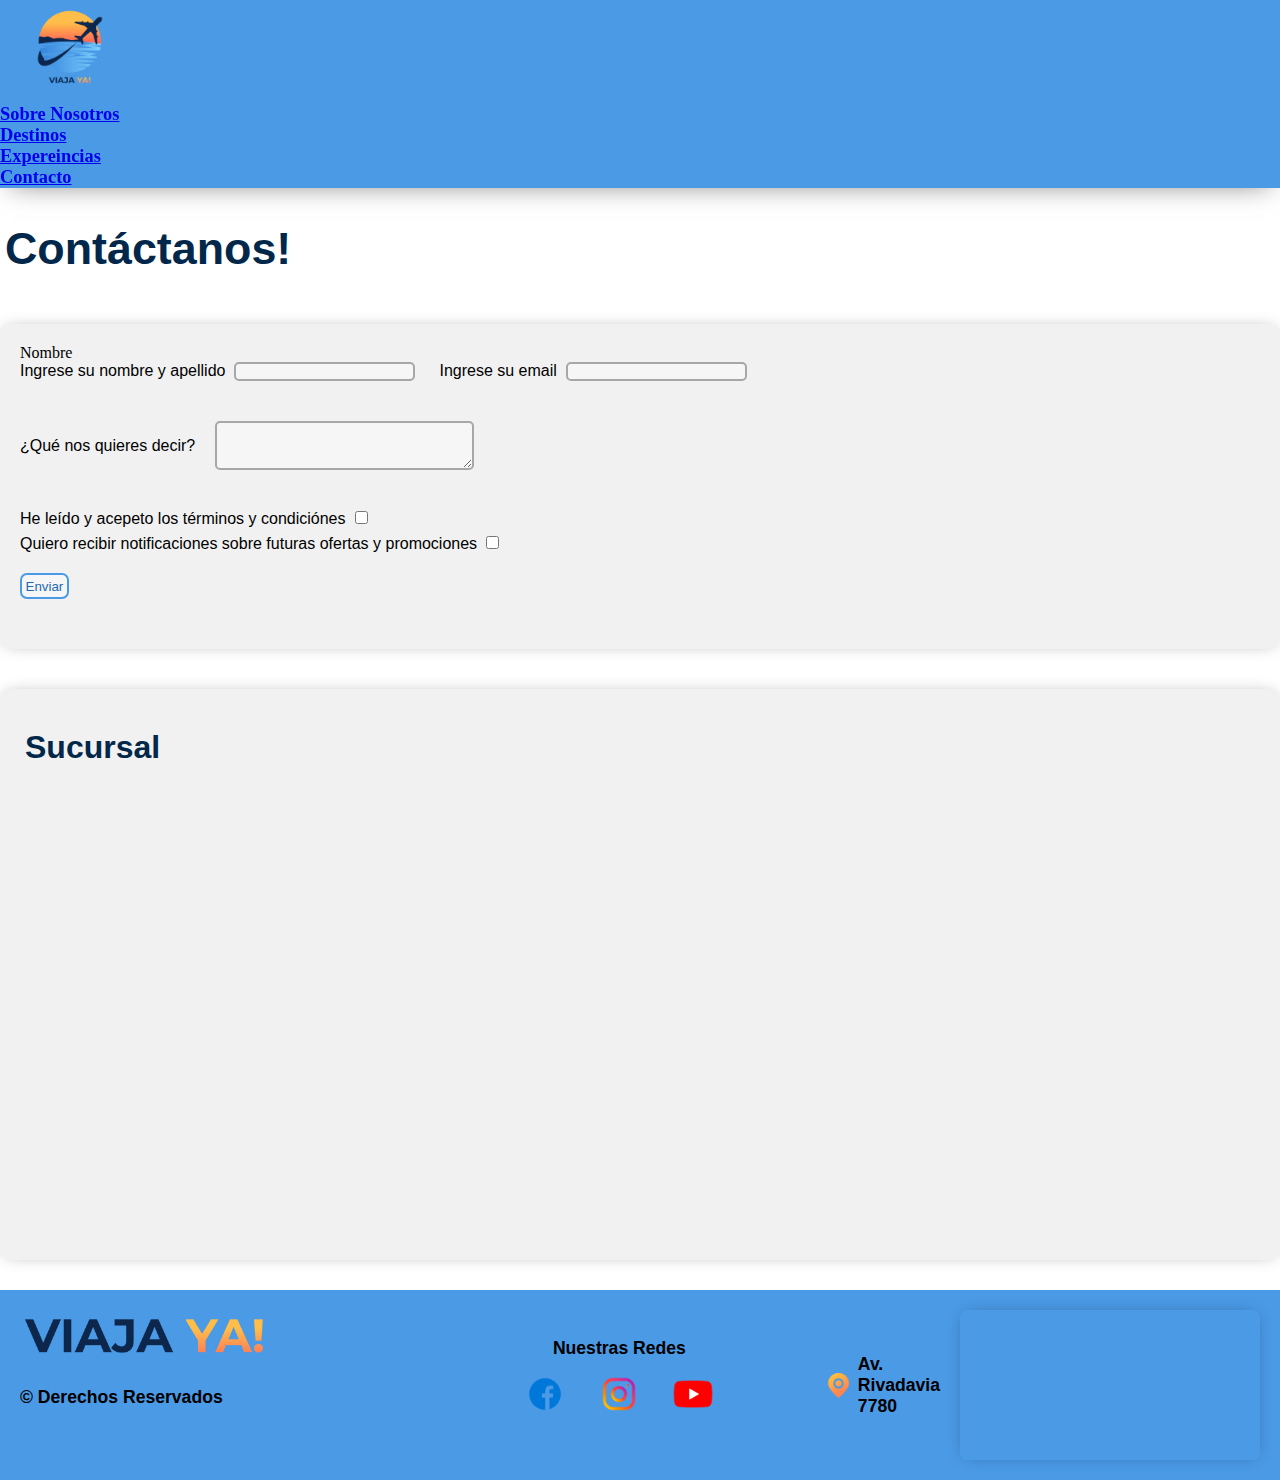
<file: pages/contacto.html>
<!DOCTYPE html>
<html lang="en">

<head>
    <!-- Meta y SEO -->
    <meta charset="UTF-8">
    <meta http-equiv="X-UA-Compatible" content="IE=edge">
    <meta name="viewport" content="width=device-width, initial-scale=1.0">
    <title>Contactanos!</title>
    <meta name="description" content="Contáctanos en Viaja Ya! Estamos aquí para responder tus preguntas y ayudarte a planificar tu próximo viaje. Completa nuestro formulario de contacto y nos pondremos en contacto contigo en breve. Confía en nuestro equipo de expertos para hacer realidad tus sueños de viaje.">
    <meta name="keywords" content="Viaja Ya!, contacto, formulario de contacto, asistencia al cliente, planificar viajes, equipo de expertos, sueños de viaje">

    <!-- Animaciones -->
    <link rel="stylesheet" href="https://cdnjs.cloudflare.com/ajax/libs/animate.css/4.1.1/animate.min.css"/>


    <!-- Favicon -->
    <link rel="icon" type="image/jpg" href="../media/favicon.png"/>

    <!-- Boostrap -->
    <link href="https://cdn.jsdelivr.net/npm/bootstrap@5.3.0/dist/css/bootstrap.min.css" rel="stylesheet"
        integrity="sha384-9ndCyUaIbzAi2FUVXJi0CjmCapSmO7SnpJef0486qhLnuZ2cdeRhO02iuK6FUUVM" crossorigin="anonymous">

    <!-- CSS -->
    <link rel="stylesheet" href="../estilos/estilos.css">
</head>

<body>

    <header>
        <nav class="navbar navbar-expand-lg">
            <div class="container-fluid">
                <a class="navbar-brand" href="../index.html"><img src="../media/logo.png" alt="Logo de la empresa"></a>
                <button class="navbar-toggler" type="button" data-bs-toggle="collapse" data-bs-target="#navbarNav"
                    aria-controls="navbarNav" aria-expanded="false" aria-label="Toggle navigation">
                    <span class="navbar-toggler-icon"></span>
                </button>
                <div class="collapse navbar-collapse" id="navbarNav">
                    <ul class="navbar-nav ms-auto">
                        <li class="nav-item">
                            <a class="nav-link" aria-current="page" href="sobreNosotros.html">Sobre Nosotros</a>
                        </li>
                        <li class="nav-item">
                            <a class="nav-link" href="destinos.html">Destinos</a>
                        </li>
                        <li class="nav-item">
                            <a class="nav-link" href="experiencias.html">Expereincias</a>
                        </li>
                        <li class="nav-item">
                            <a class="nav-link" href="contacto.html">Contacto</a>
                        </li>
                    </ul>
                </div>
            </div>
        </nav>

    </header>

    <main>
        <div class="container animate__animated animate__fadeInLeft">
            <h1 class="contact">Contáctanos!</h1>

            <!-- Formulario -->
            <div class="formulario">
                <form action="">

                    <div class="nombre-mail">

                        <legend>Nombre</legend>
                        <label for=>Ingrese su nombre y apellido</label>
                        <input type="text" name="" id="" class="name">

                        <label for=>Ingrese su email</label>
                        <input type="email" name="" id="" class="mail">

                    </div>


                    <div class="mensaje">
                        <label for="">¿Qué nos quieres decir?</label>
                        <textarea name="" id="" cols="30" rows="3"></textarea>
                    </div>




                    <div class="checkbox">

                        <div class="terminos">
                            <label for="">He leído y acepeto los términos y condiciónes</label>
                            <input type="checkbox" name="" id="">
                        </div>

                        <div class="notificaciones">
                            <label for="">Quiero recibir notificaciones sobre futuras ofertas y promociones</label>
                            <input type="checkbox" name="" id="">
                        </div>

                    </div>

                    <div class="btn">
                        <input type="button" value="Enviar">
                    </div>


                </form>
            </div>


            <!-- Sucursal Mapa -->
            <div class="sucursal">

                <h2>Sucursal</h2>
                <iframe class="map-desktop"
                    src="https://www.google.com/maps/embed?pb=!1m18!1m12!1m3!1d53806680.497660376!2d-130.09284480000002!3d-34.60165419999998!2m3!1f0!2f0!3f0!3m2!1i1024!2i768!4f13.1!3m3!1m2!1s0x95bcc945173b3dd7%3A0xe8a347bb55df550c!2sCoderhouse!5e0!3m2!1sen!2sar!4v1684590669787!5m2!1sen!2sar"
                    width="600" height="450" style="border:0;" allowfullscreen="" loading="lazy"
                    referrerpolicy="no-referrer-when-downgrade"></iframe>


            </div>


        </div>

    </main>



    <!-- Footer -->
    <footer>
        <footer>
            <div class="grid-container-footer">

                <div class="copyright">
                    <img src="../media/text-logo.png" alt="Logo de la empresa">
                    <p> &copy; Derechos Reservados</p>
                </div>


                <div class="redes">
                    <p>Nuestras Redes</p>
                    <div class="redes-logos">
                        <img src="../media/facebook.png" alt="Logo Facebook">
                        <img src="../media/instagram.png" alt="Logo Instagram">
                        <img src="../media/youtube.png" alt="Logo Youtube">
                    </div>

                </div>


                <div class="direccion">
                    <div class="pin">
                        <img src="../media/marker1.png" alt="Pin ubicacion">
                        <p>Av. Rivadavia 7780</p>
                    </div>

                    <iframe
                        src="https://www.google.com/maps/embed?pb=!1m18!1m12!1m3!1d3348.2050104910973!2d-60.64772412350668!3d-32.94559637183698!2m3!1f0!2f0!3f0!3m2!1i1024!2i768!4f13.1!3m3!1m2!1s0x95b7ab1610305ba9%3A0x8b39f853ca7df818!2sViajaYA.com!5e0!3m2!1sen!2sar!4v1686950585965!5m2!1sen!2sar"
                        width="400" height="300" style="border:0;" allowfullscreen="" loading="lazy"
                        referrerpolicy="no-referrer-when-downgrade"></iframe>
                </div>


            </div>

        </footer>

    </footer>

    <!-- Bosstrap script -->
    <script src="https://cdn.jsdelivr.net/npm/bootstrap@5.3.0/dist/js/bootstrap.bundle.min.js"
        integrity="sha384-geWF76RCwLtnZ8qwWowPQNguL3RmwHVBC9FhGdlKrxdiJJigb/j/68SIy3Te4Bkz"
        crossorigin="anonymous"></script>
</body>

</html>
</file>
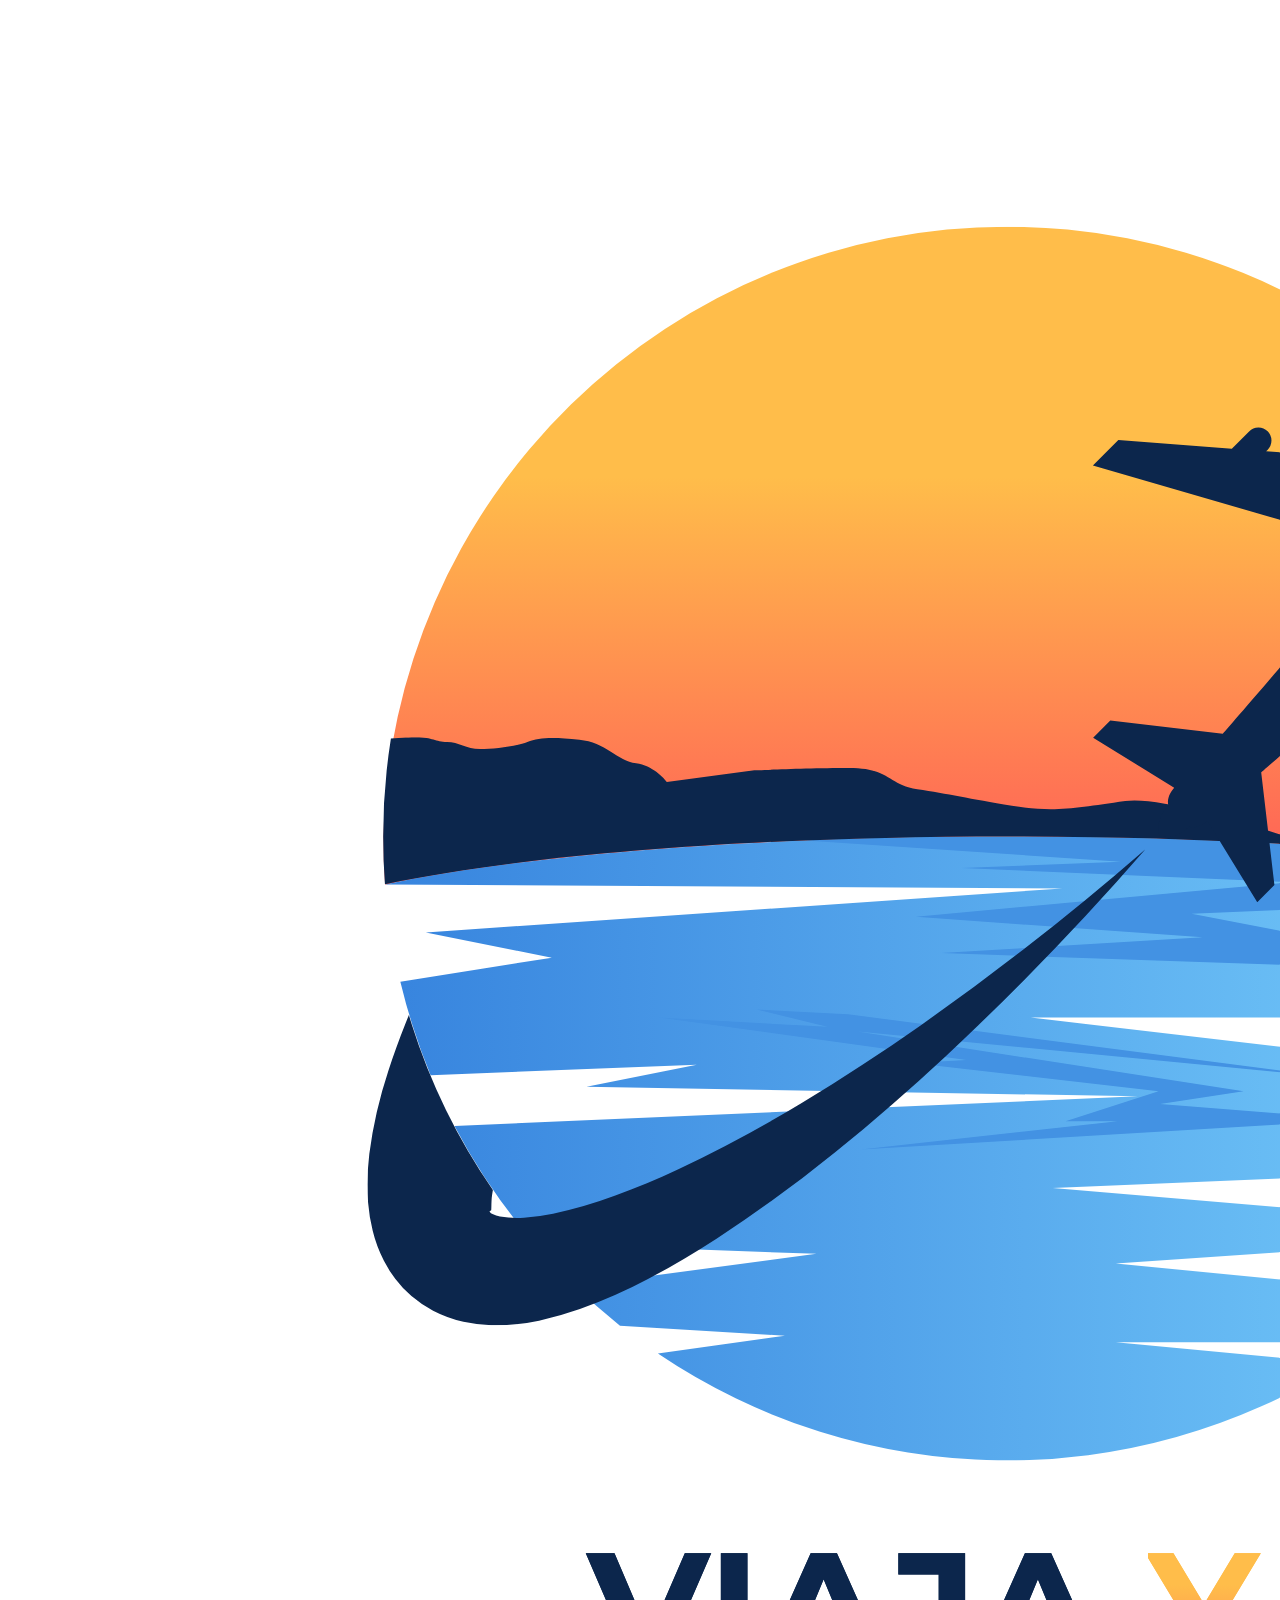
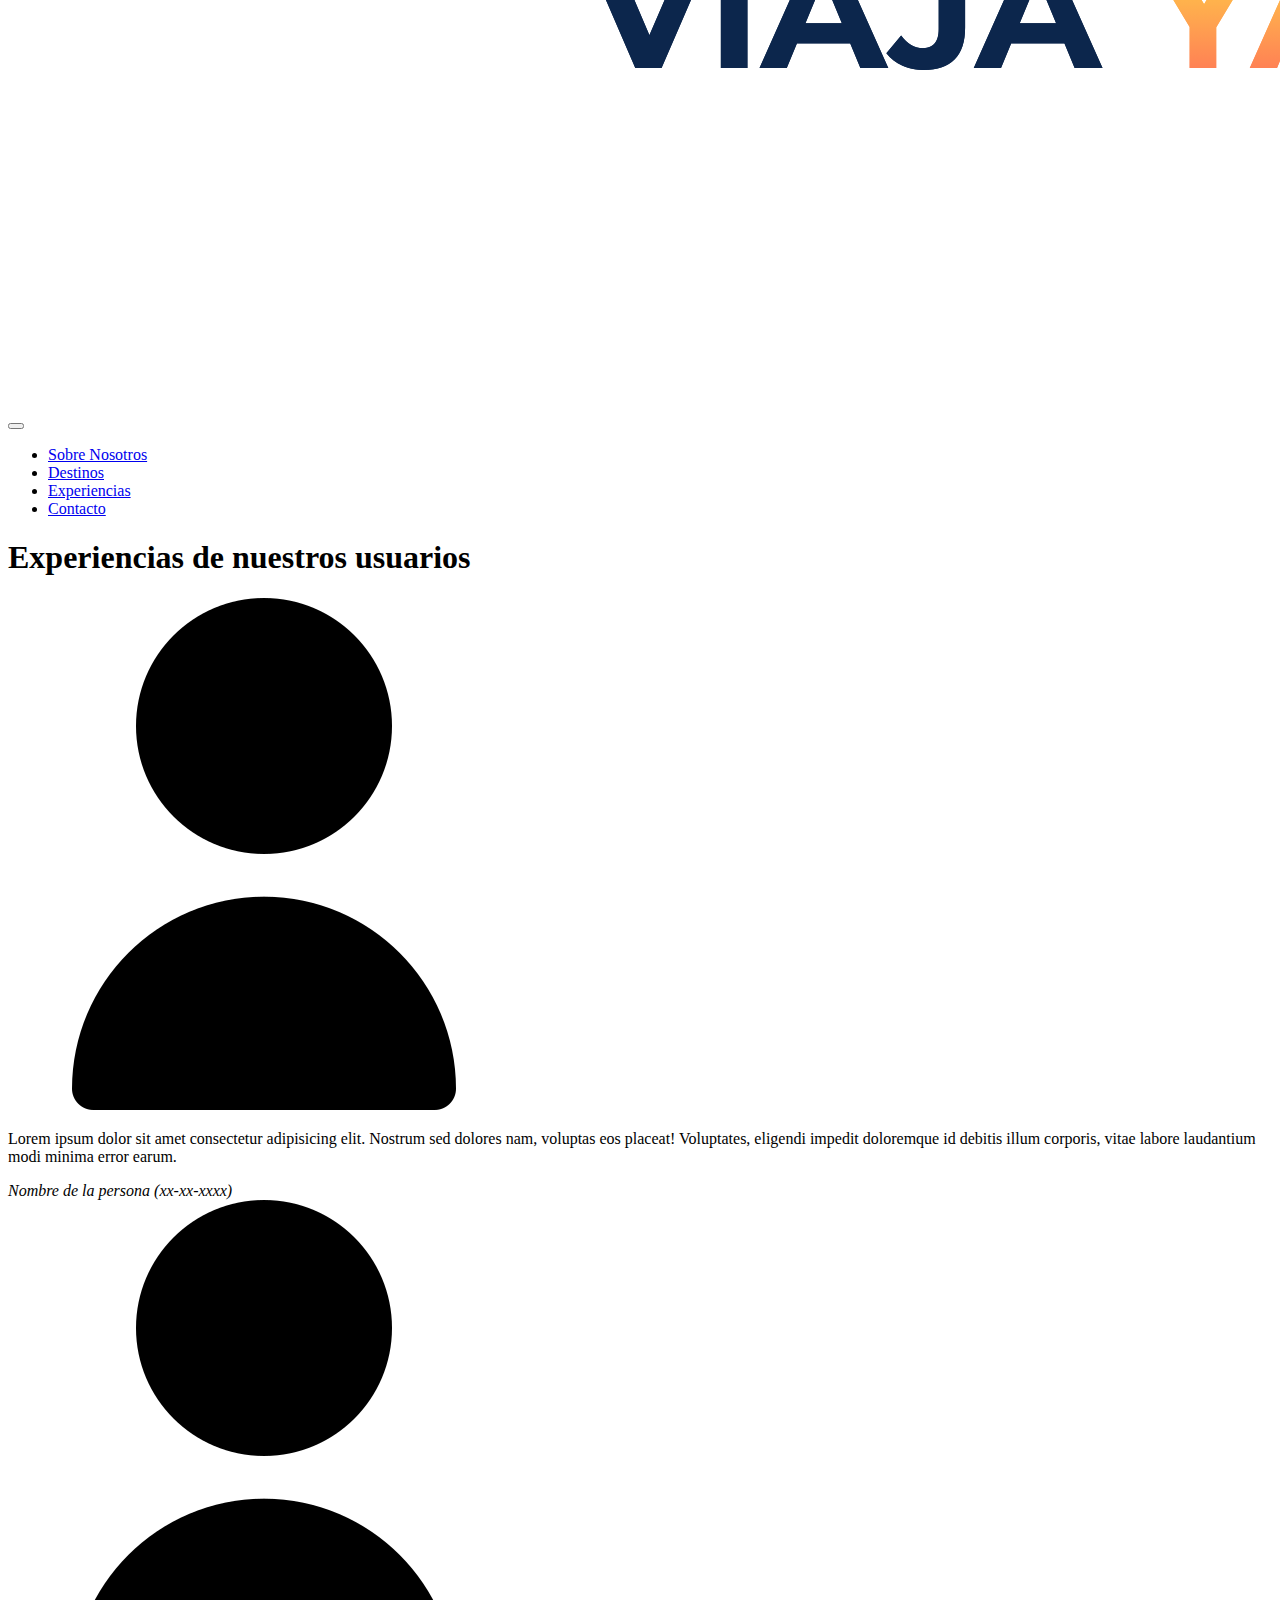
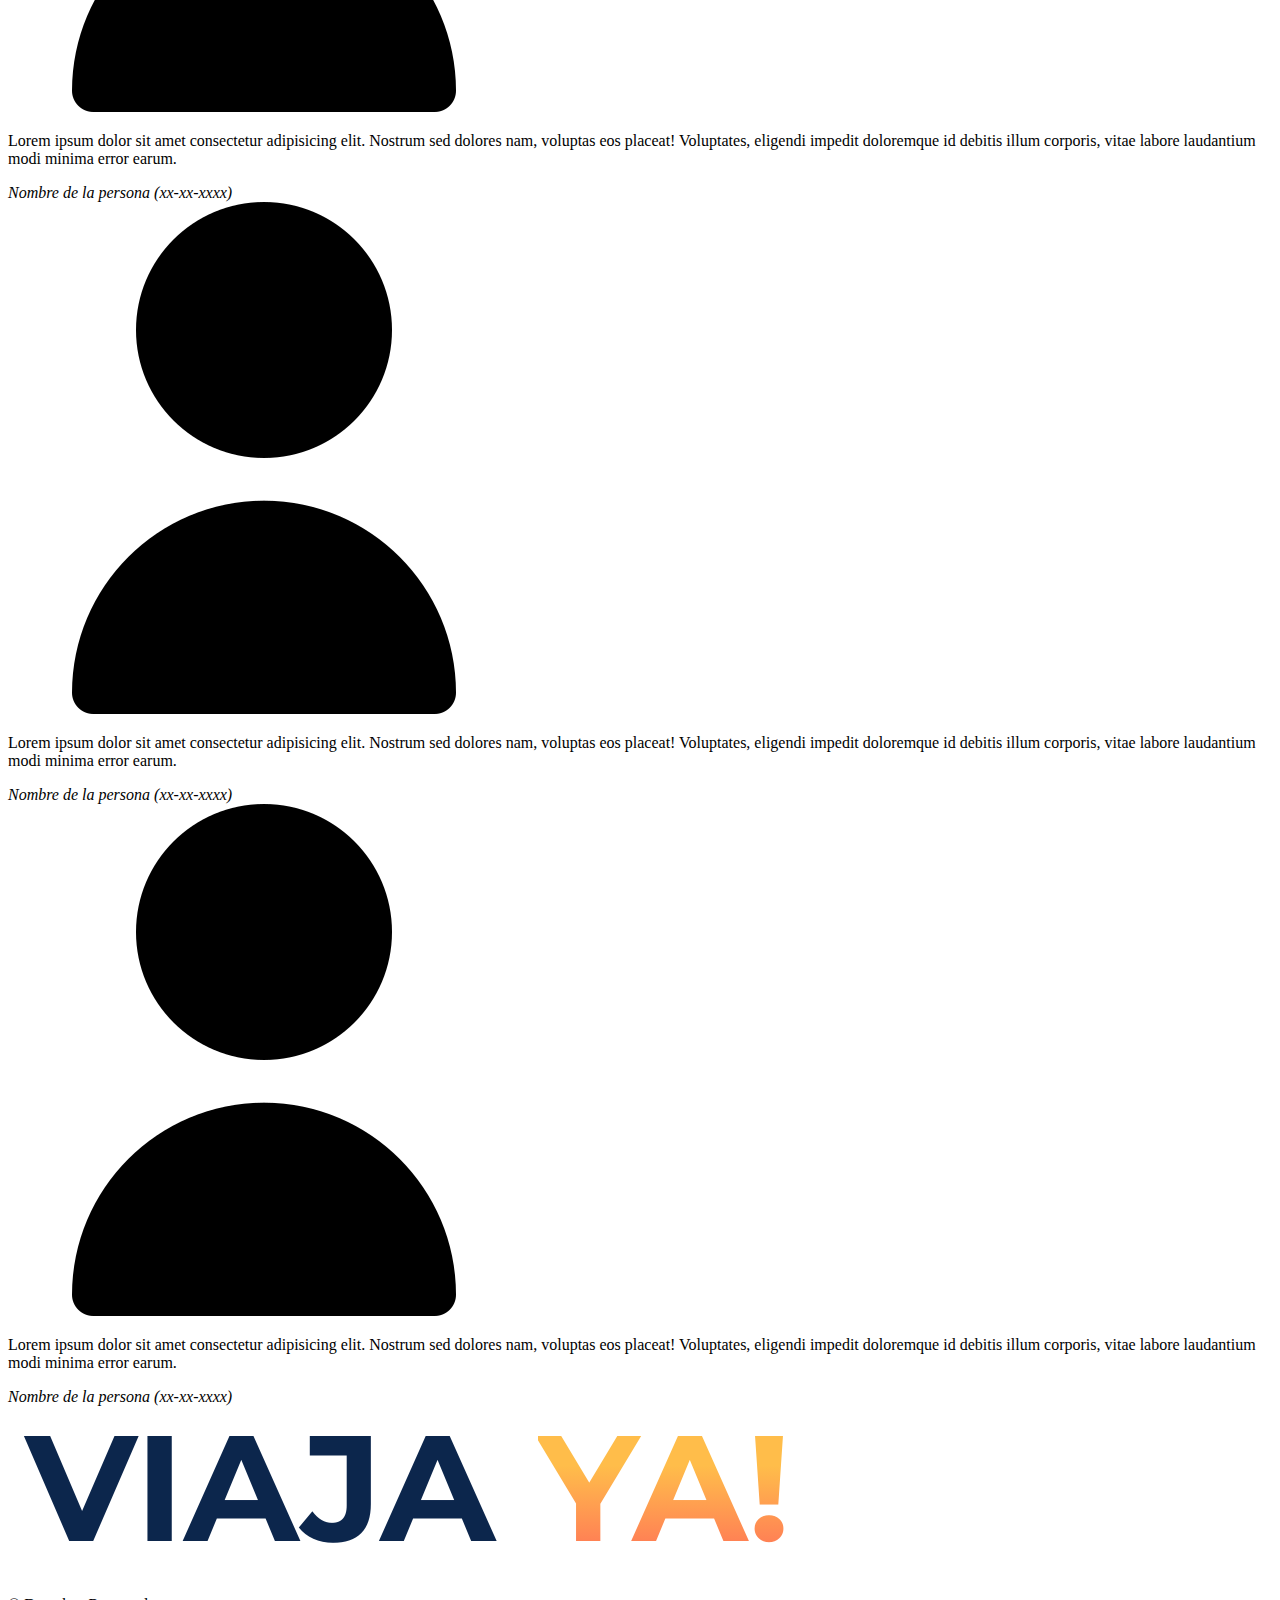
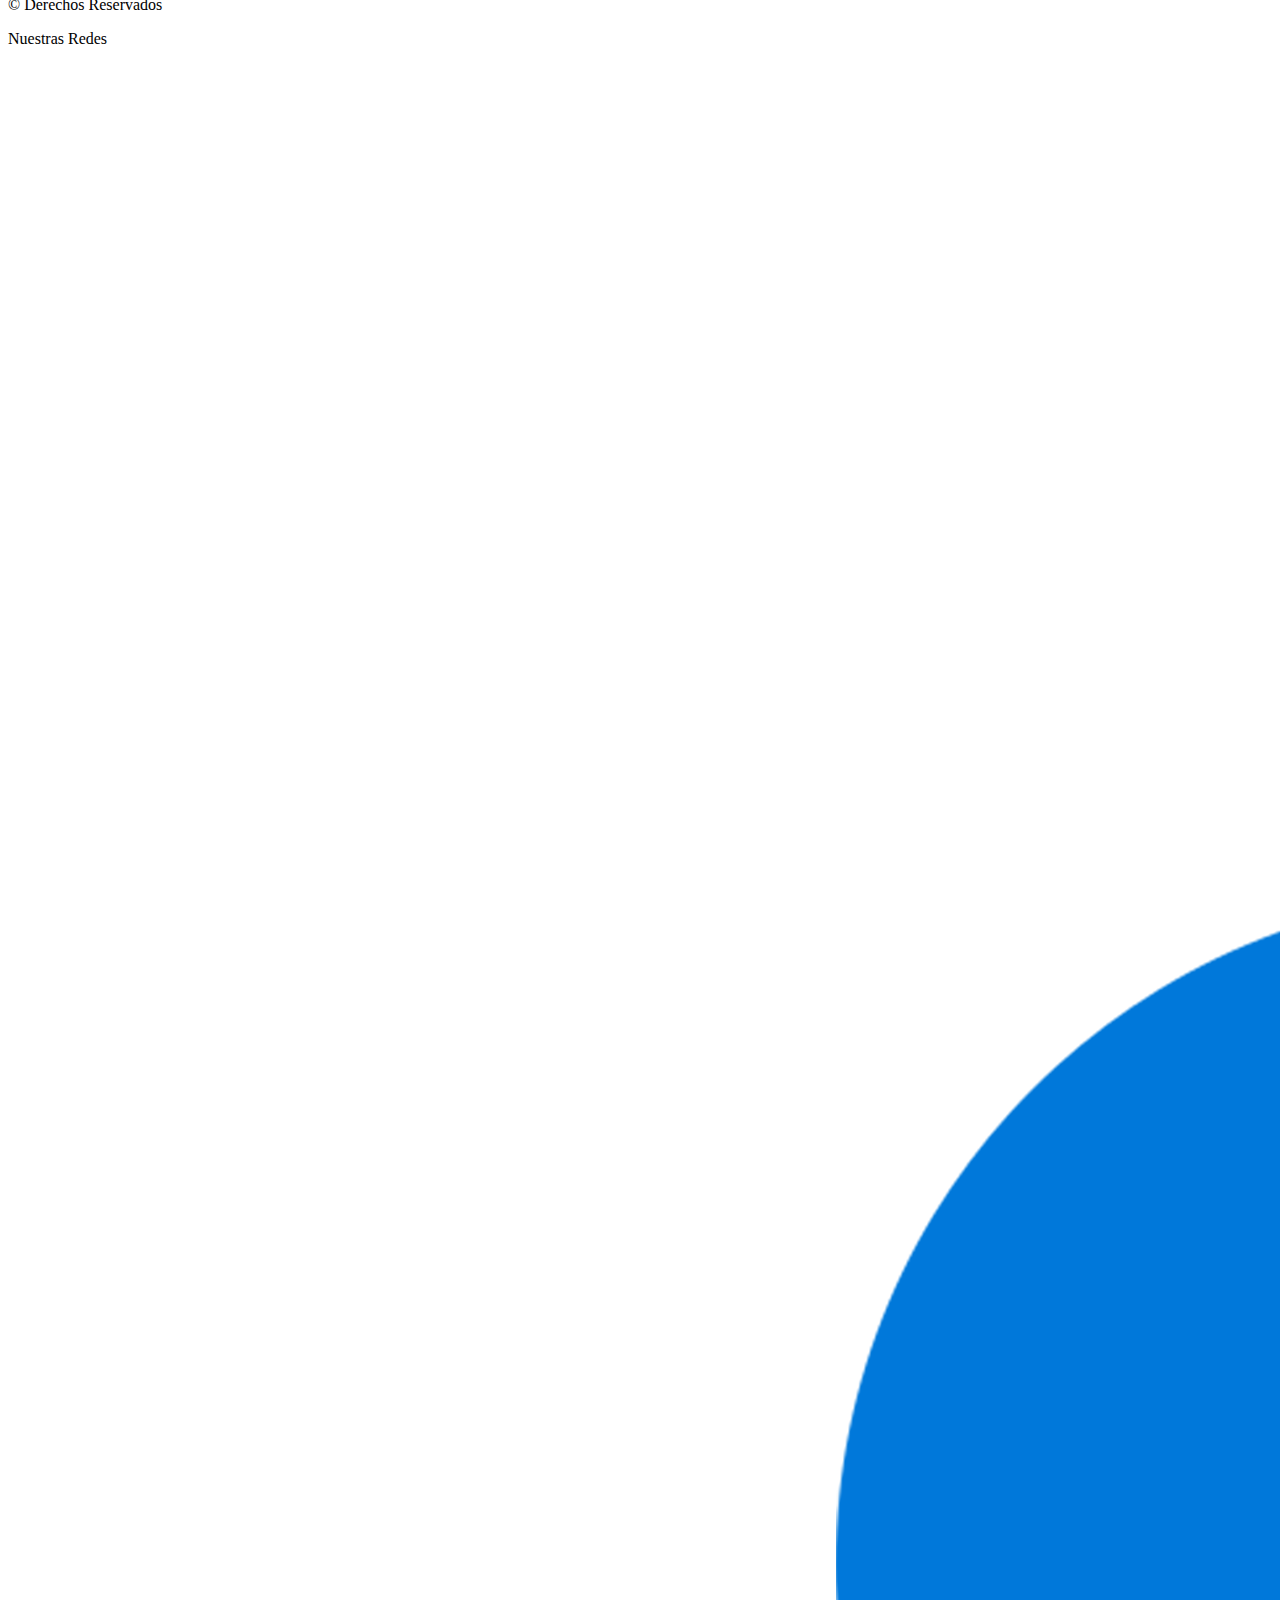
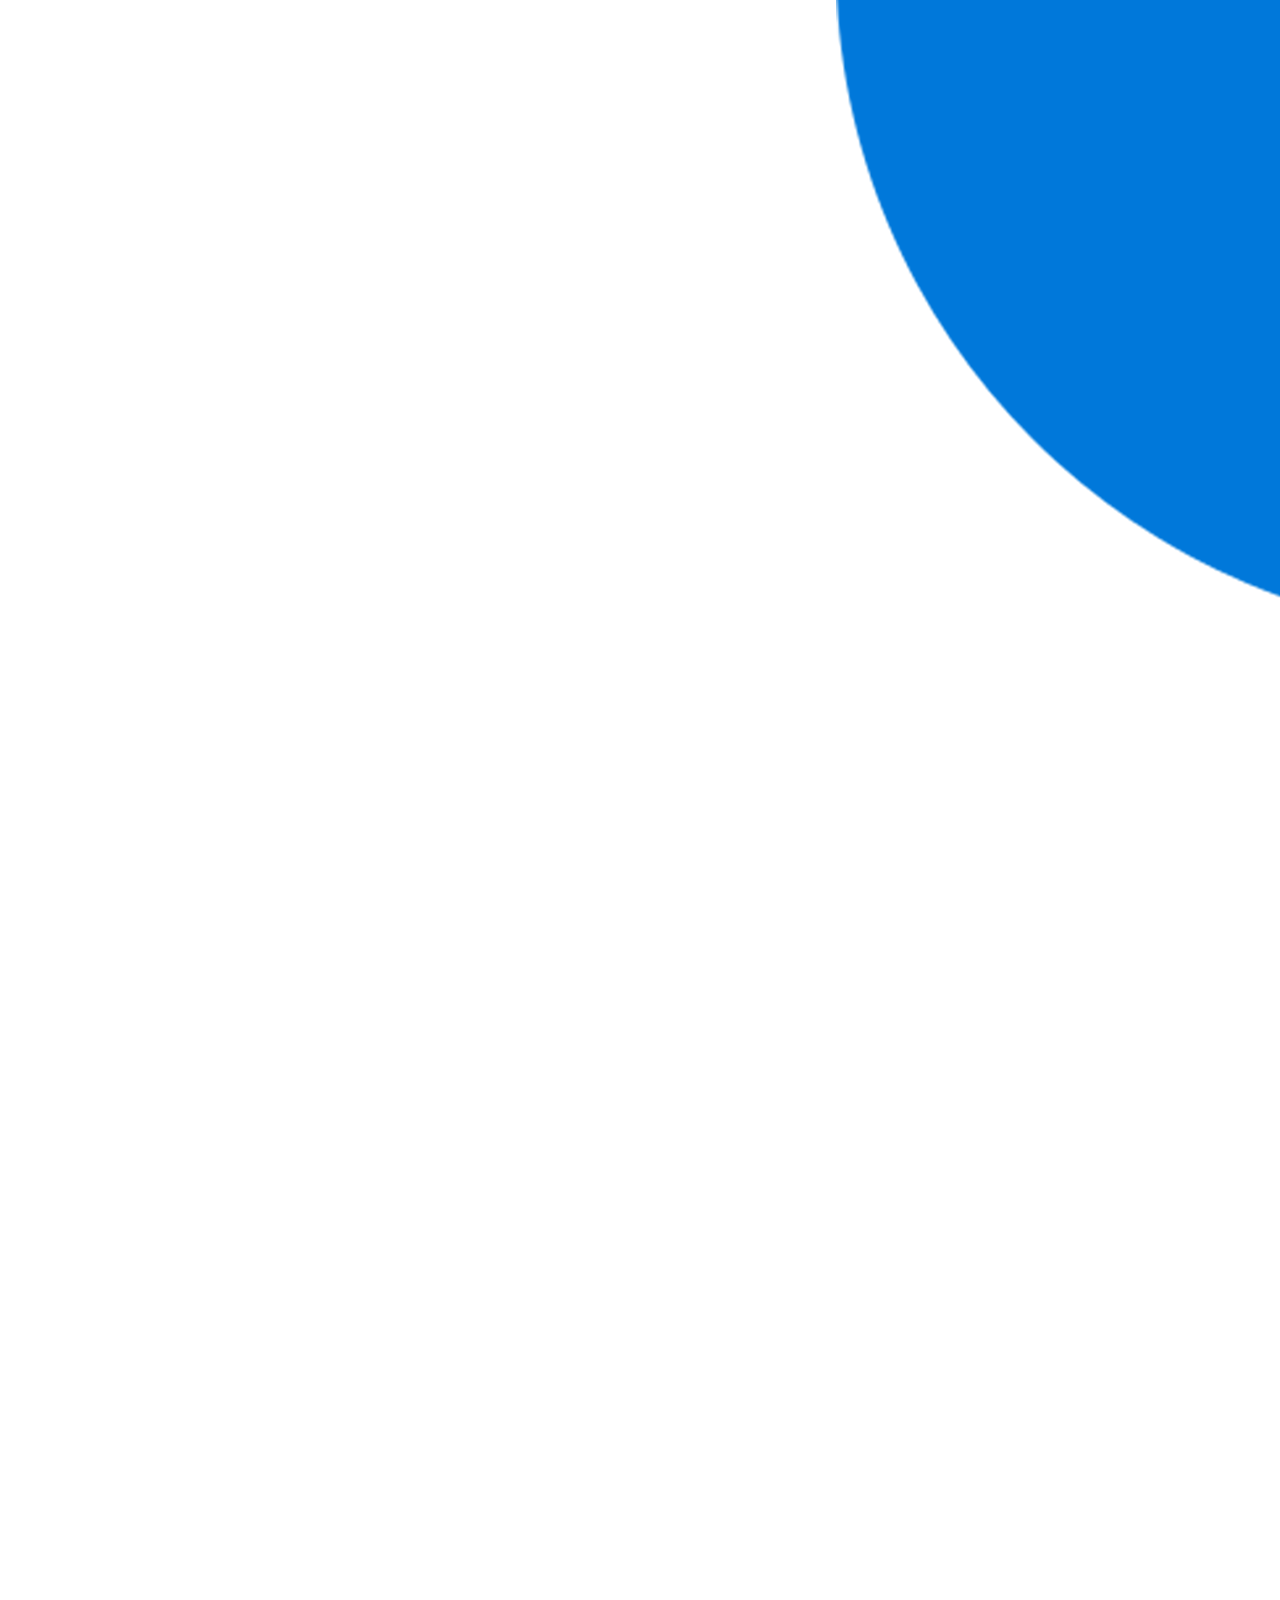
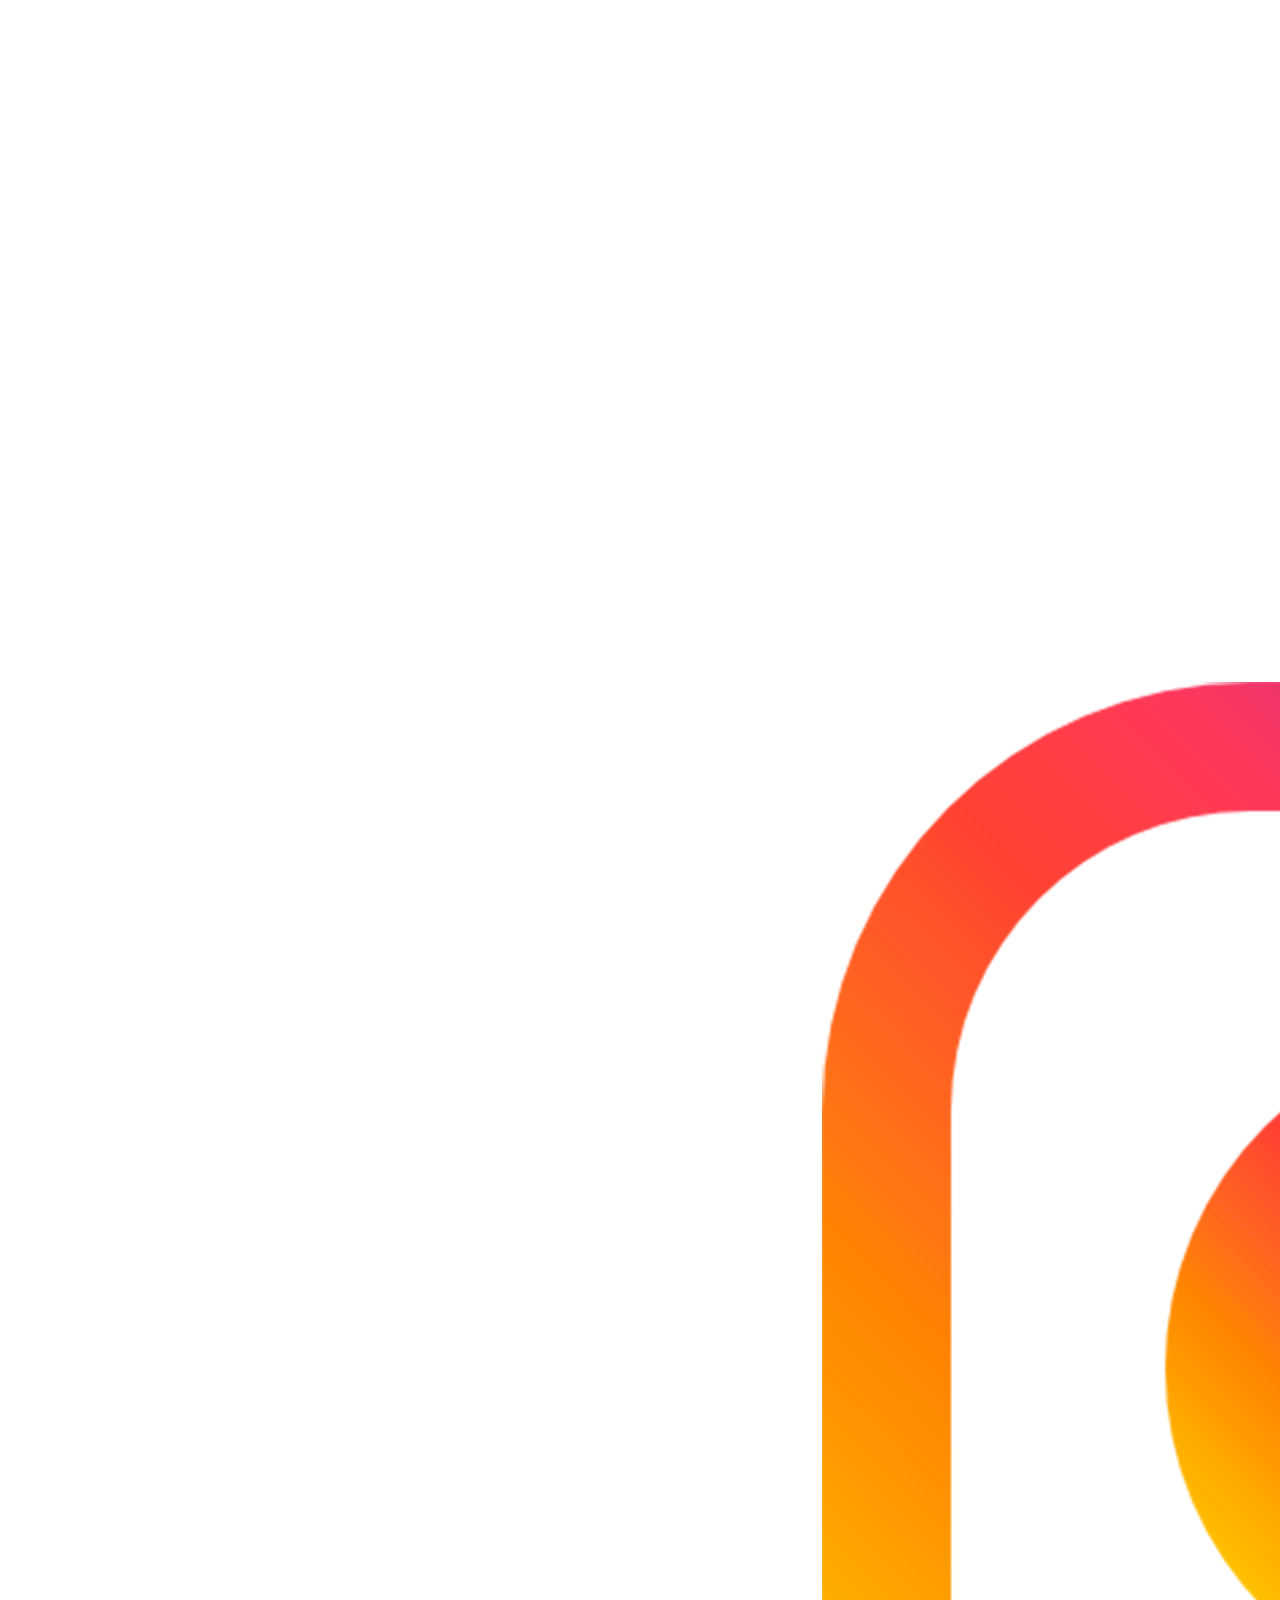
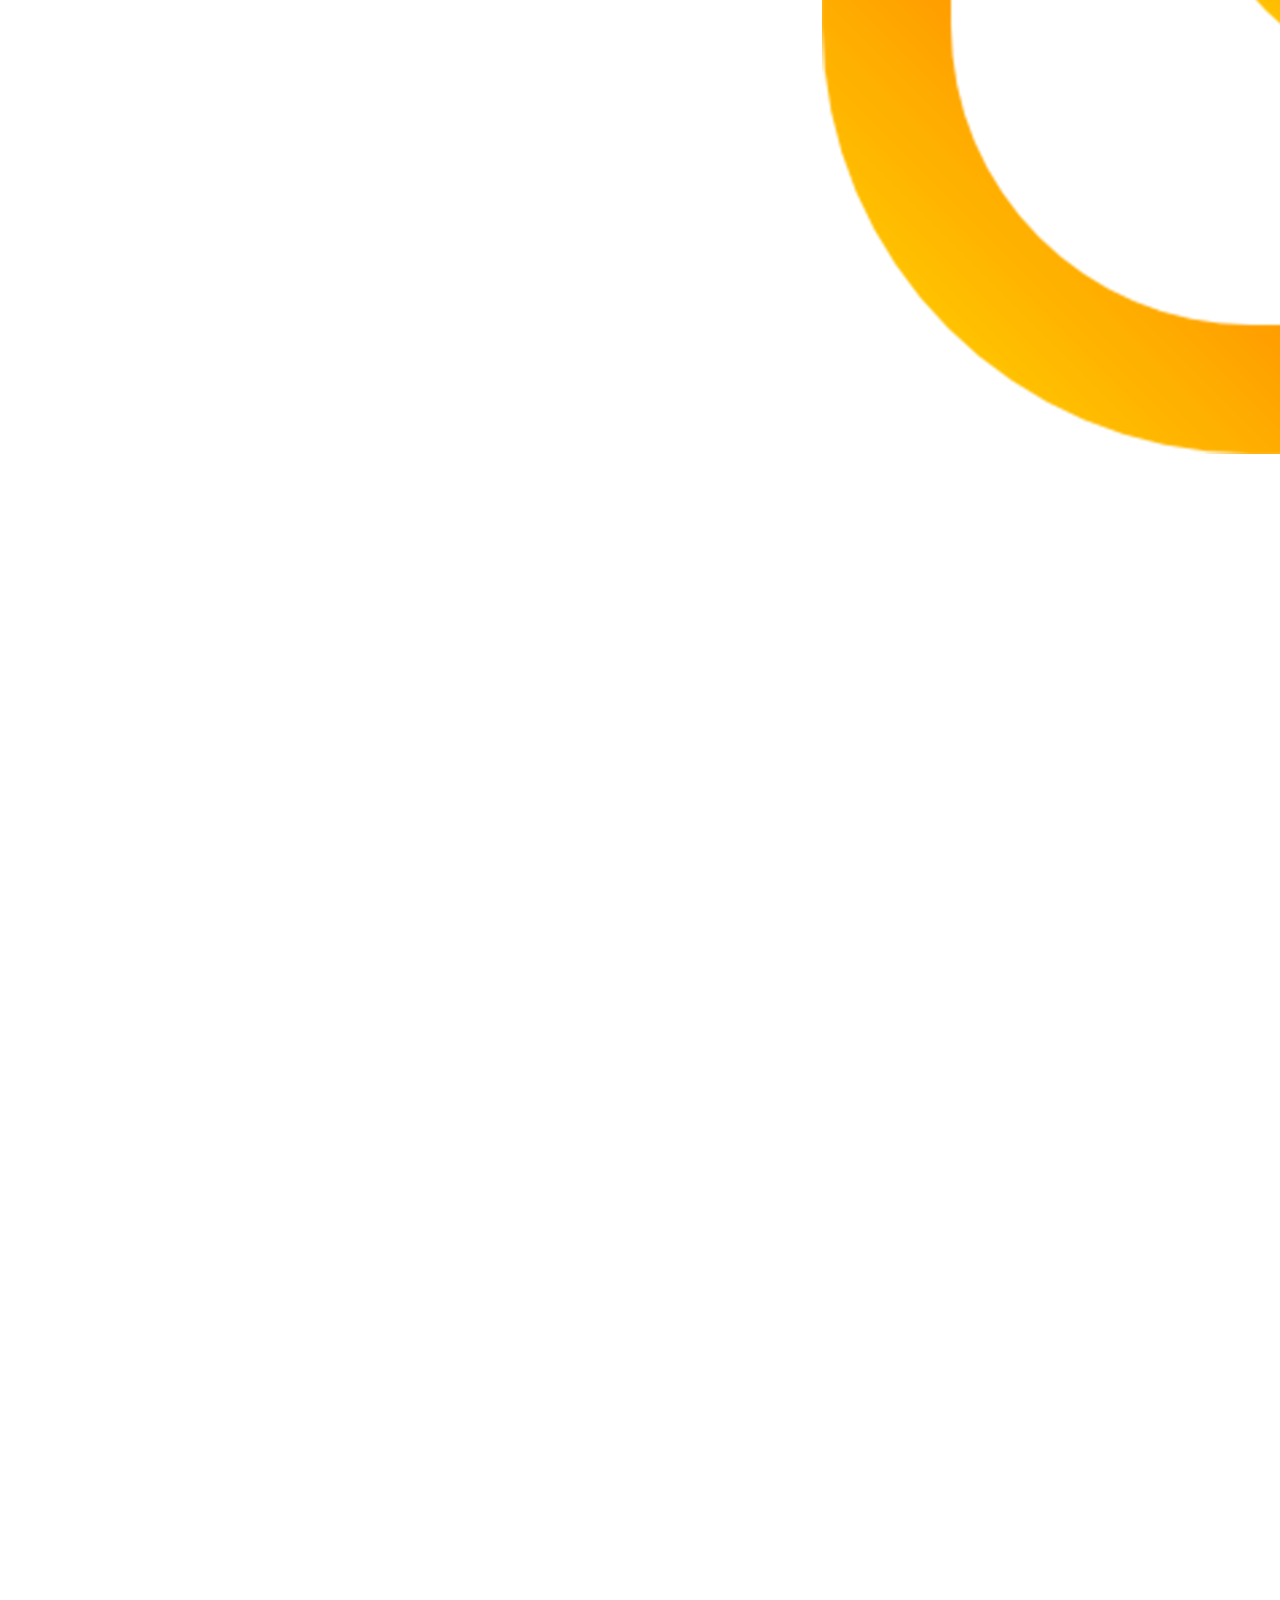
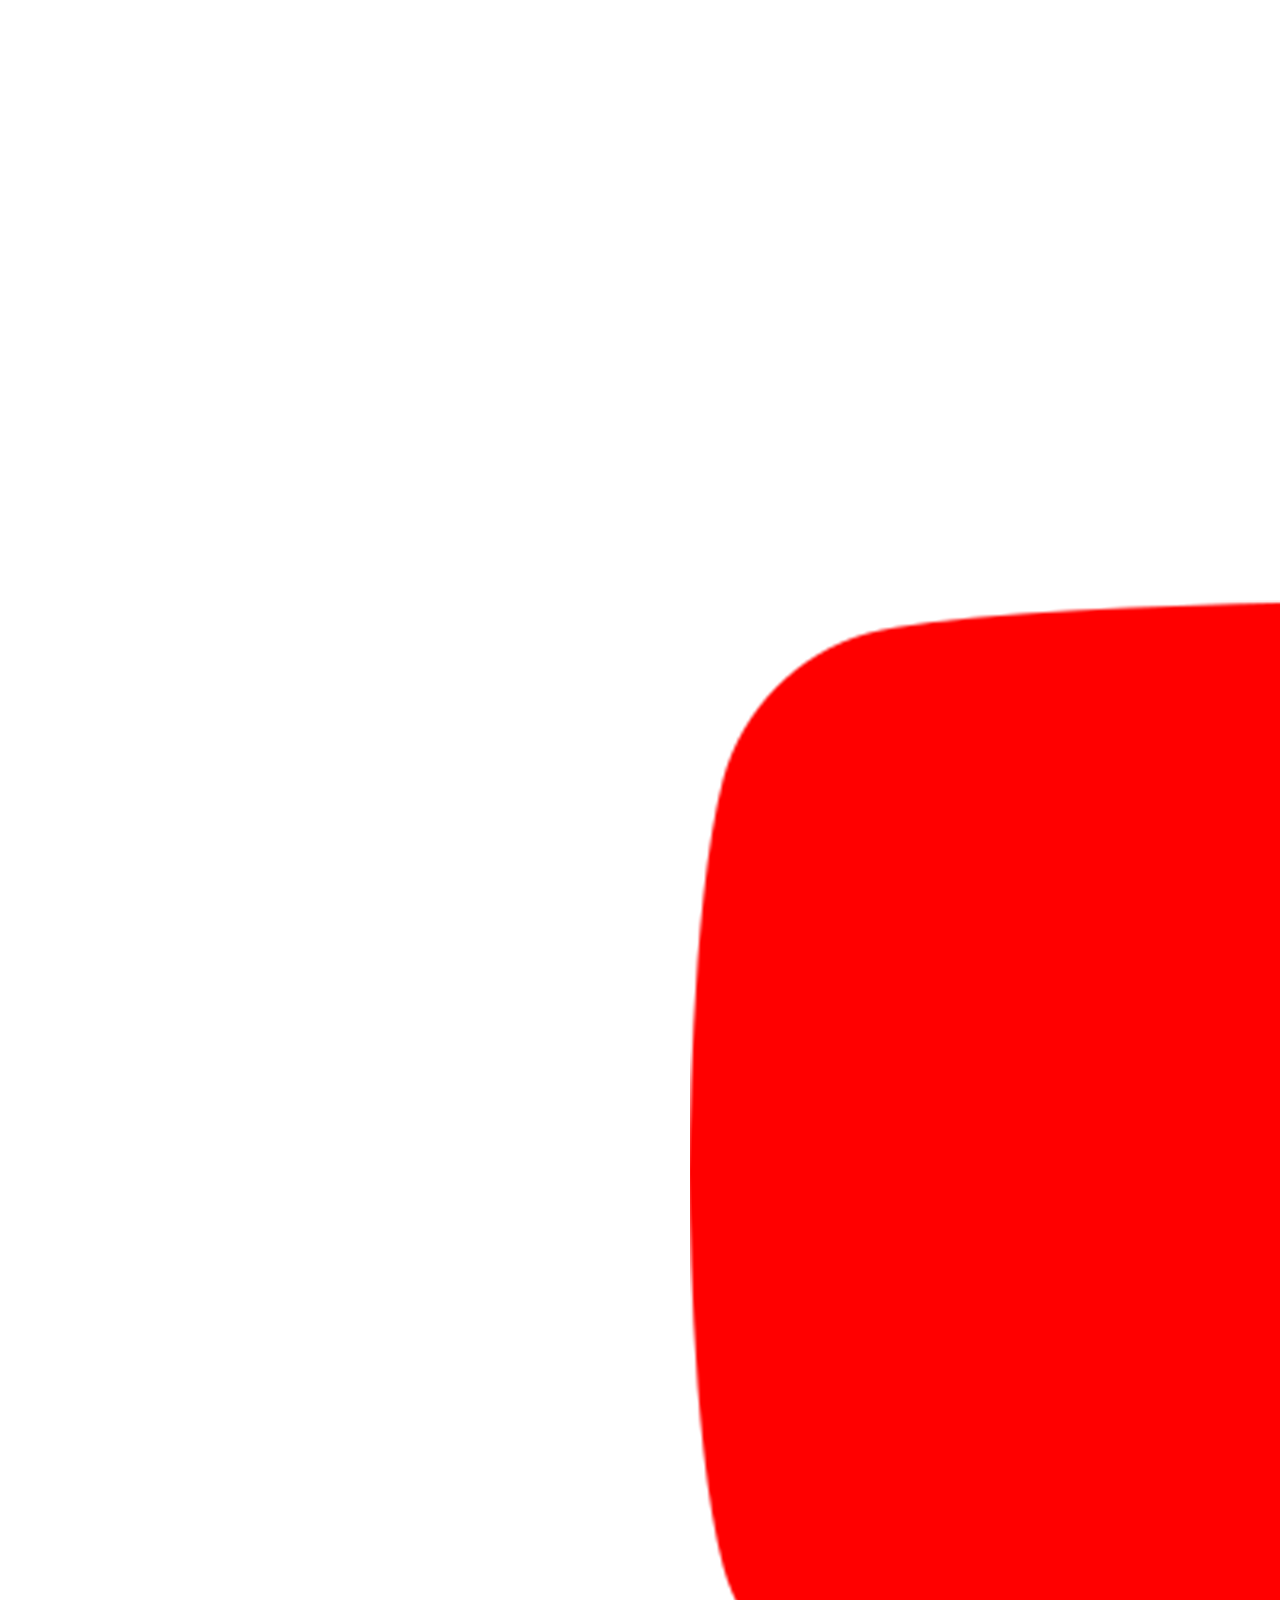
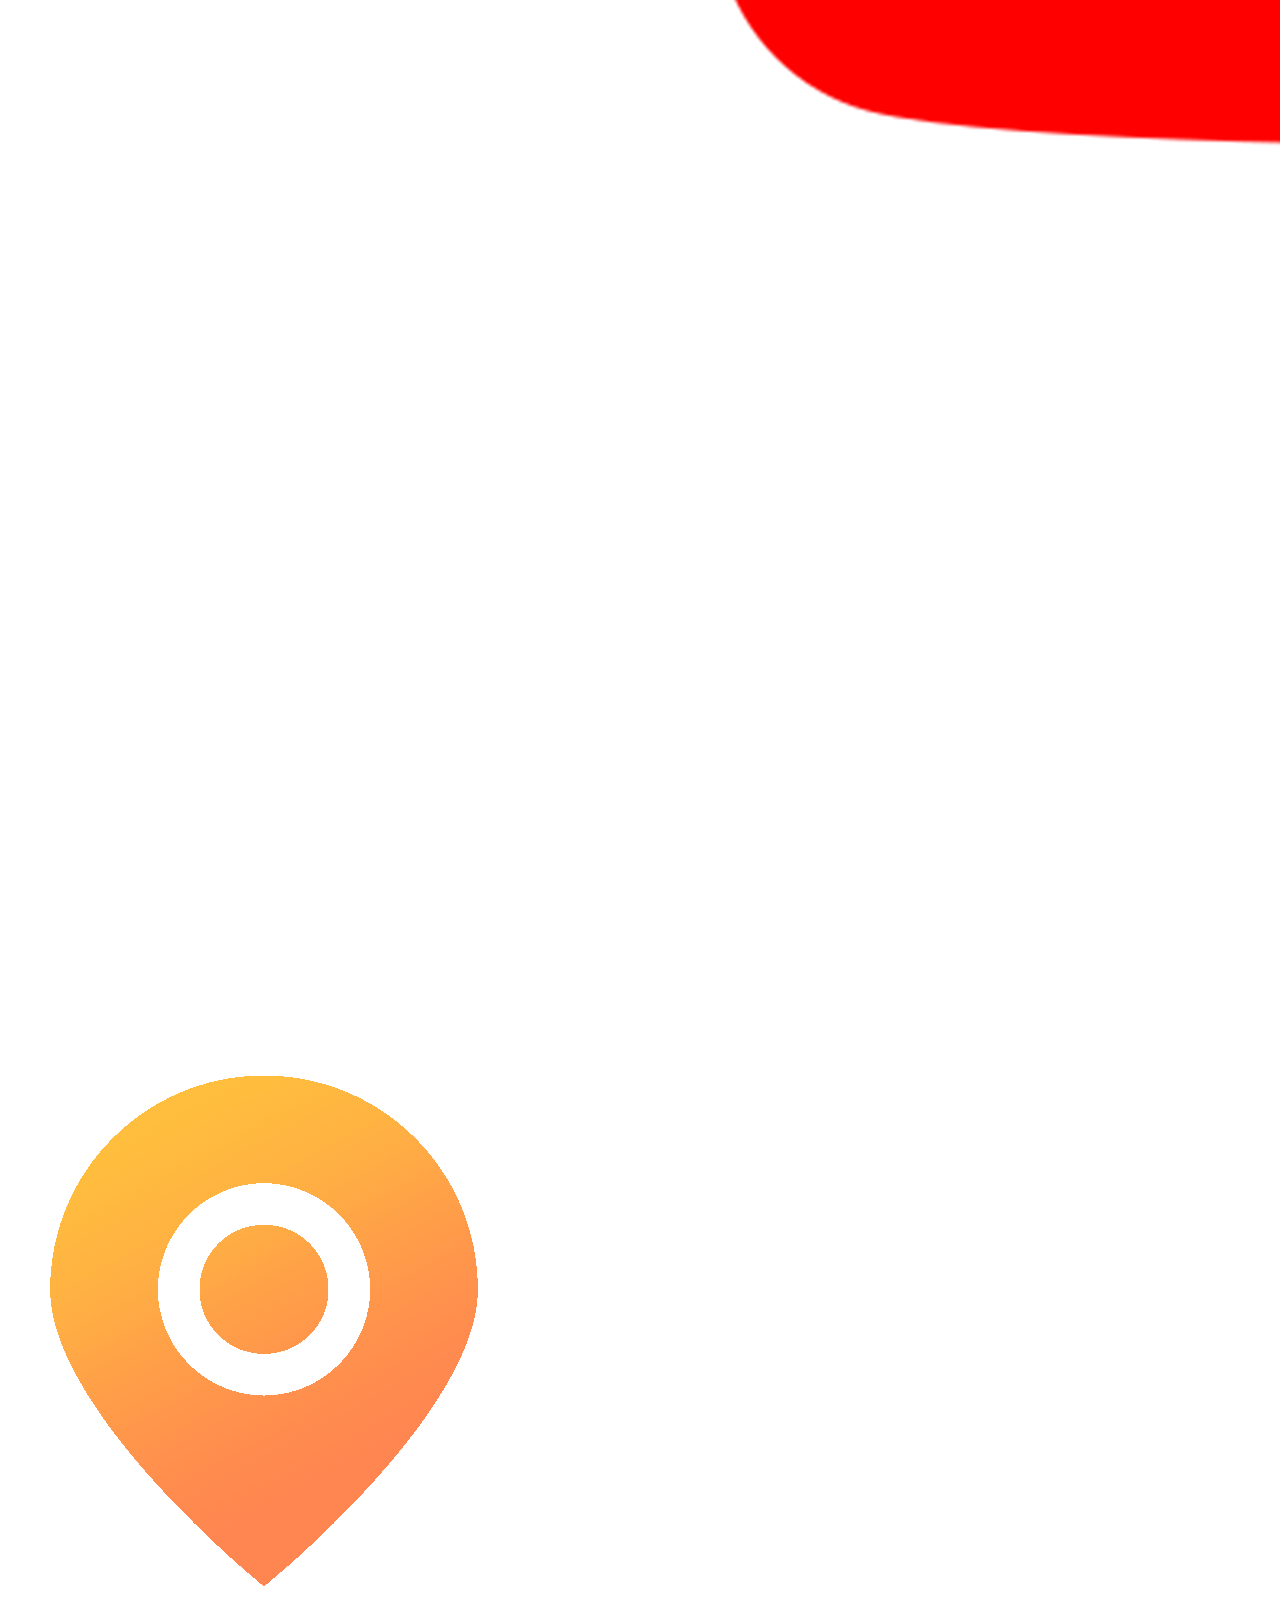
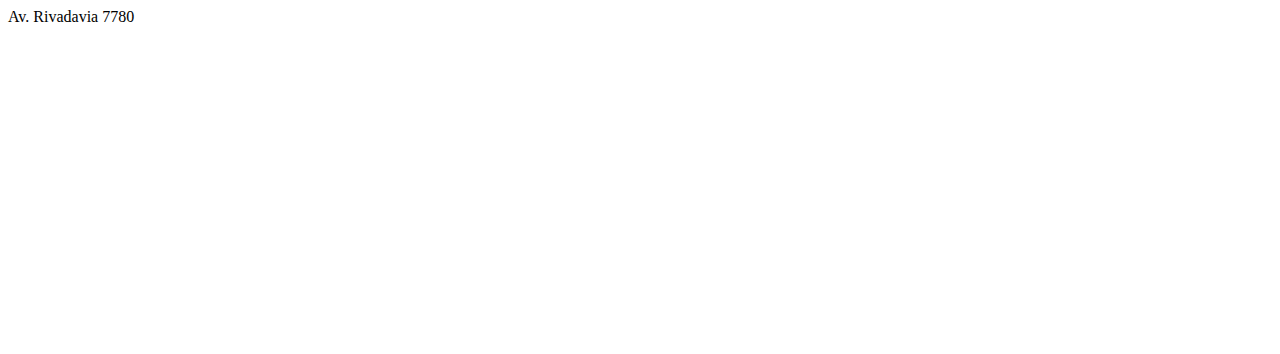
<file: pages/experiencias.html>
<!DOCTYPE html>
<html lang="en">

<head>
    <meta charset="UTF-8">
    <meta http-equiv="X-UA-Compatible" content="IE=edge">
    <meta name="viewport" content="width=device-width, initial-scale=1.0">
    <title>Expereincias de usuarios</title>

    
    <!-- Favicon -->
    <link rel="icon" type="image/jpg" href="../media/favicon.png"/>

    
    <!-- Boostrap -->
    <link href="https://cdn.jsdelivr.net/npm/bootstrap@5.3.0/dist/css/bootstrap.min.css" rel="stylesheet"
        integrity="sha384-9ndCyUaIbzAi2FUVXJi0CjmCapSmO7SnpJef0486qhLnuZ2cdeRhO02iuK6FUUVM" crossorigin="anonymous">

    <!-- CSS -->
    <link rel="stylesheet" href="../estilos/style.css">

</head>

<body>
    <header>
        <nav class="navbar navbar-expand-lg">
            <div class="container-fluid">
                <a class="navbar-brand" href="../index.html"><img src="../media/logo.png" alt="Logo de la empresa"></a>
                <button class="navbar-toggler" type="button" data-bs-toggle="collapse" data-bs-target="#navbarNav"
                    aria-controls="navbarNav" aria-expanded="false" aria-label="Toggle navigation">
                    <span class="navbar-toggler-icon"></span>
                </button>
                <div class="collapse navbar-collapse" id="navbarNav">
                    <ul class="navbar-nav ms-auto">
                        <li class="nav-item">
                            <a class="nav-link" aria-current="page" href="sobreNosotros.html">Sobre Nosotros</a>
                        </li>
                        <li class="nav-item">
                            <a class="nav-link" href="destinos.html">Destinos</a>
                        </li>
                        <li class="nav-item">
                            <a class="nav-link" href="experiencias.html">Experiencias</a>
                        </li>
                        <li class="nav-item">
                            <a class="nav-link" href="contacto.html">Contacto</a>
                        </li>
                    </ul>
                </div>
            </div>
        </nav>

    </header>


    <!-- Cuerpo -->
    <main>
        <div class="container">
            
            <h1 class="exp-title">Experiencias de nuestros usuarios</h1>

            <div class="experiencias">
    
                <!-- Expereincias -->
                
                <!-- Expereincia 1-->
                <div class="persona1">
    
                    <div class="avatar">
                        <img src="../media/usuario.png" alt="Persona X">
                    </div>
                    
                    <div class="opinion">
                        <p>Lorem ipsum dolor sit amet consectetur adipisicing elit. Nostrum sed dolores nam, voluptas eos placeat!
                        Voluptates, eligendi impedit doloremque id debitis illum corporis, vitae labore laudantium modi minima
                        error earum.</p>
                    <i>Nombre de la persona (xx-xx-xxxx)</i>
                    </div>
                    
                        
                </div>
                    
                    
                <!-- Expereincia 2-->
                <div class="persona2">
    
                    <div class="avatar-mirror">
                        <img src="../media/usuario.png" alt="Persona X">
                    </div>
                    
                    <div class="opinion-mirror">
                        <p>Lorem ipsum dolor sit amet consectetur adipisicing elit. Nostrum sed dolores nam, voluptas eos placeat!
                        Voluptates, eligendi impedit doloremque id debitis illum corporis, vitae labore laudantium modi minima
                        error earum.</p>
                    <i>Nombre de la persona (xx-xx-xxxx)</i>
                    </div>
                            
                </div>
                        
                        
                <!-- Expereincia 3-->
                <div class="persona3">
                    <div class="avatar">
                        <img src="../media/usuario.png" alt="Persona X">
                    </div>
                    
                    <div class="opinion">
                        <p>Lorem ipsum dolor sit amet consectetur adipisicing elit. Nostrum sed dolores nam, voluptas eos placeat!
                        Voluptates, eligendi impedit doloremque id debitis illum corporis, vitae labore laudantium modi minima
                        error earum.</p>
                    <i>Nombre de la persona (xx-xx-xxxx)</i>
                    </div>
                                
                </div>

                <!-- Expereincia 4-->
                <div class="persona2">
                    <div class="avatar-mirror">
                        <img src="../media/usuario.png" alt="Persona X">
                    </div>
                    
                    <div class="opinion-mirror">
                        <p>Lorem ipsum dolor sit amet consectetur adipisicing elit. Nostrum sed dolores nam, voluptas eos placeat!
                        Voluptates, eligendi impedit doloremque id debitis illum corporis, vitae labore laudantium modi minima
                        error earum.</p>
                    <i>Nombre de la persona (xx-xx-xxxx)</i>
                    </div>
                                
                </div>
                            
            </div>
        </div>
        
    </main>
                    

    <!-- Footer -->
    <footer>
        <footer>
            <div class="grid-container-footer">
    
                <div class="copyright">
                    <img src="../media/text-logo.png" alt="Logo de la empresa">
                    <p> &copy; Derechos Reservados</p>
                </div>
    
    
                <div class="redes">
                    <p>Nuestras Redes</p>
                    <div class="redes-logos">
                        <img src="../media/facebook.png" alt="Logo Facebook">
                        <img src="../media/instagram.png" alt="Logo Instagram">
                        <img src="../media/youtube.png" alt="Logo Youtube">
                    </div>
    
                </div>
    
    
                <div class="direccion">
                    <div class="pin">
                        <img src="../media/marker1.png" alt="Pin ubicacion">
                        <p>Av. Rivadavia 7780</p>
                    </div>
                   
                    <iframe
                        src="https://www.google.com/maps/embed?pb=!1m18!1m12!1m3!1d3348.2050104910973!2d-60.64772412350668!3d-32.94559637183698!2m3!1f0!2f0!3f0!3m2!1i1024!2i768!4f13.1!3m3!1m2!1s0x95b7ab1610305ba9%3A0x8b39f853ca7df818!2sViajaYA.com!5e0!3m2!1sen!2sar!4v1686950585965!5m2!1sen!2sar"
                        width="400" height="300" style="border:0;" allowfullscreen="" loading="lazy"
                        referrerpolicy="no-referrer-when-downgrade"></iframe>
                </div>
    
    
            </div>
    
        </footer>
    
    </footer>

 <!-- Bosstrap script -->
 <script src="https://cdn.jsdelivr.net/npm/bootstrap@5.3.0/dist/js/bootstrap.bundle.min.js"
 integrity="sha384-geWF76RCwLtnZ8qwWowPQNguL3RmwHVBC9FhGdlKrxdiJJigb/j/68SIy3Te4Bkz"
 crossorigin="anonymous"></script>
</body>

</html>
</file>
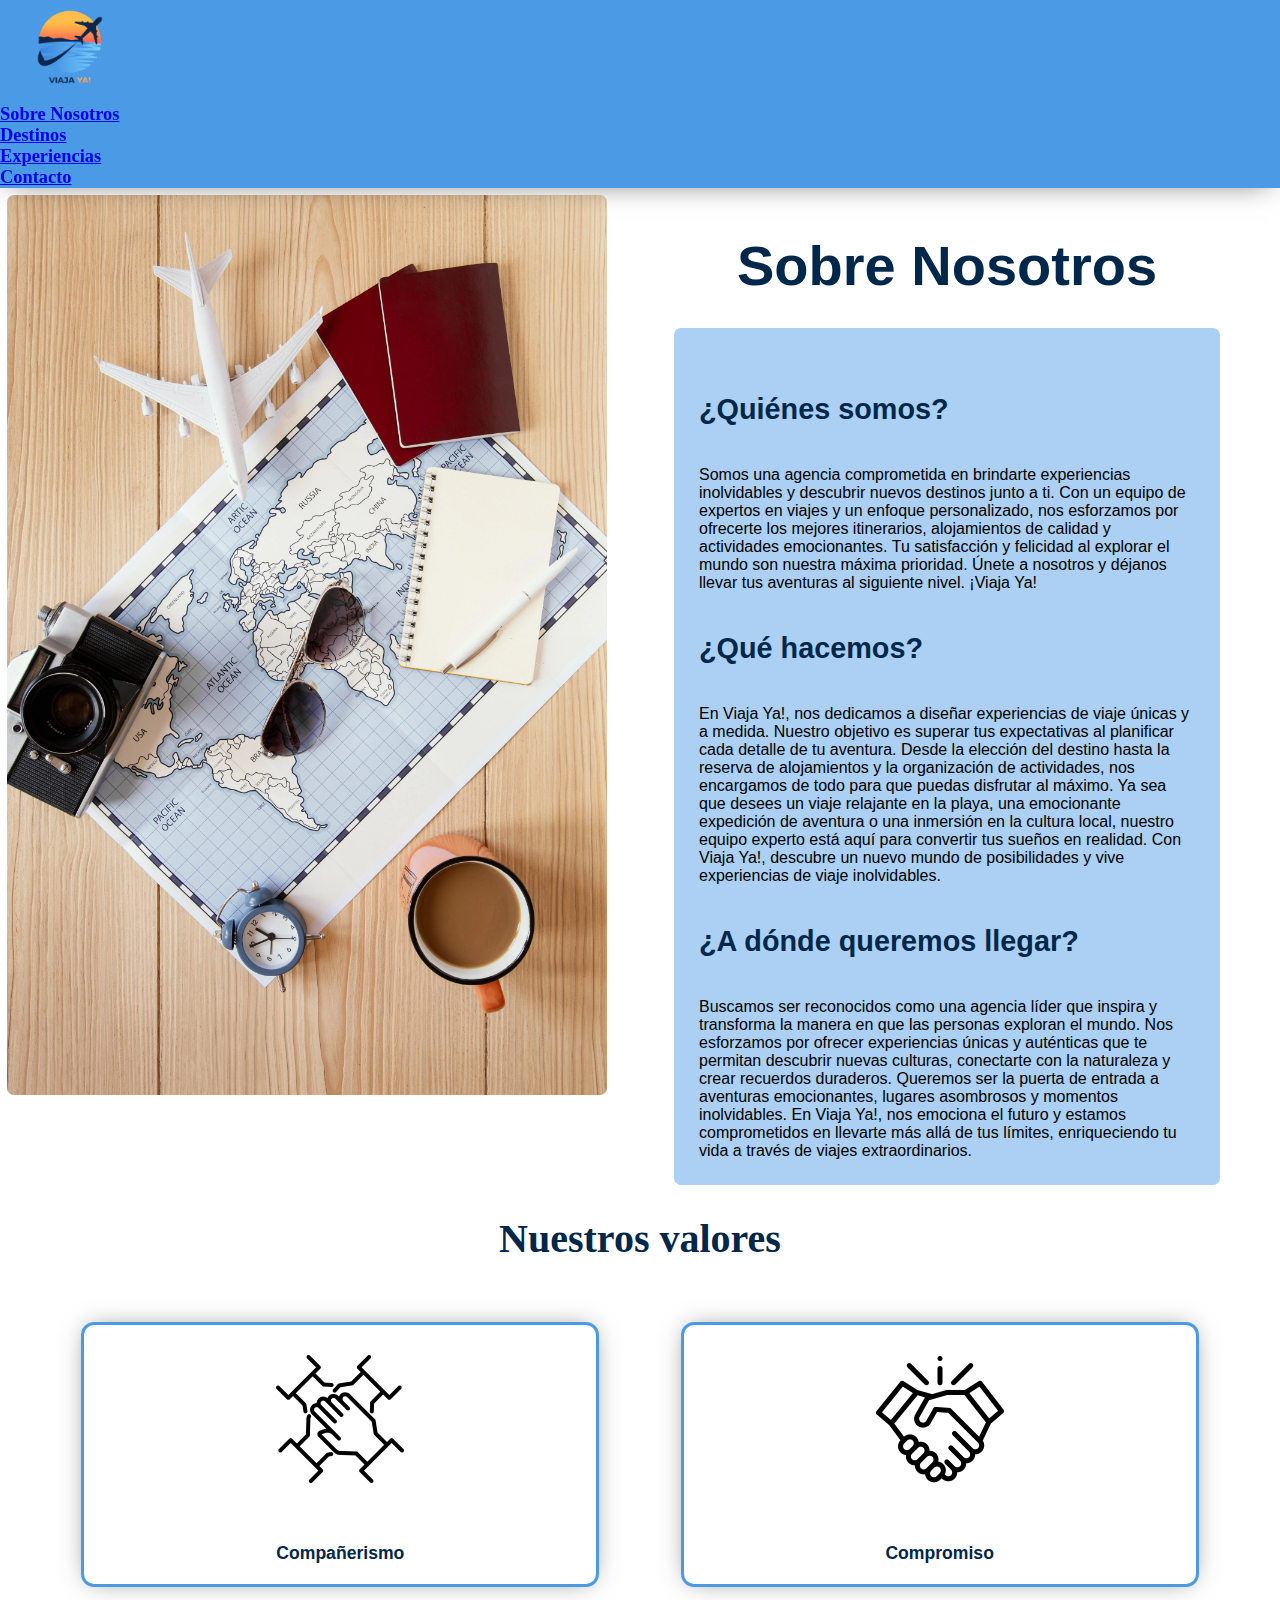
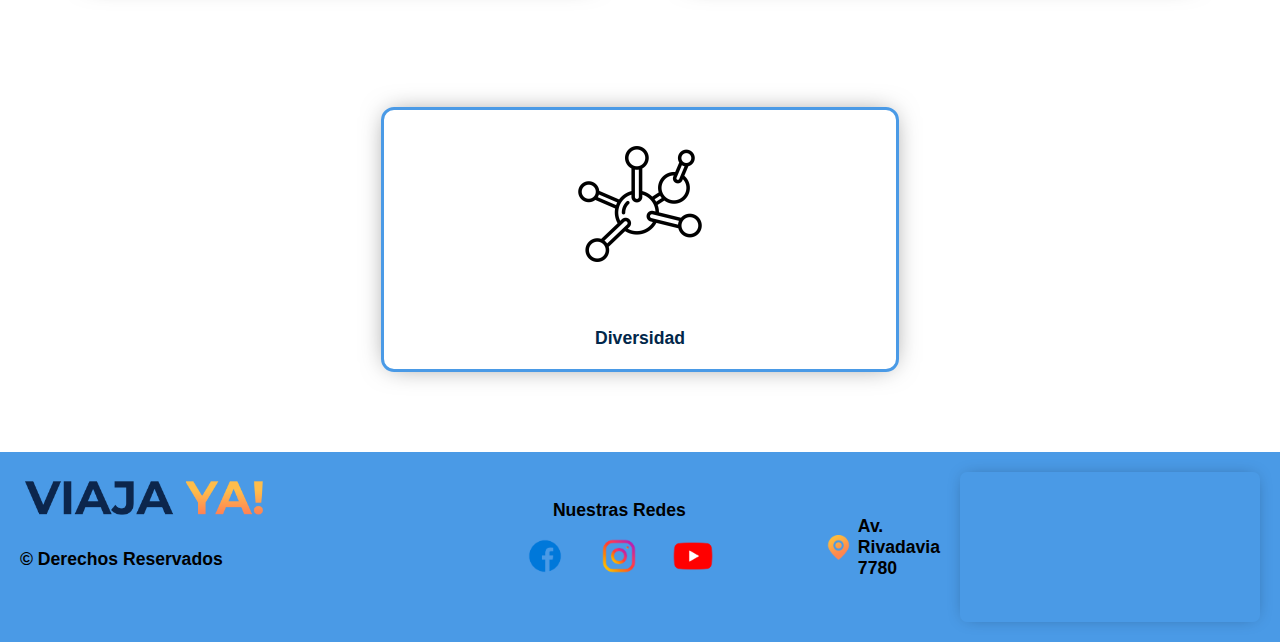
<file: pages/sobreNosotros.html>
<!DOCTYPE html>
<html lang="en">

<head>
    <!-- Meta y SEO -->
    <meta charset="UTF-8">
    <meta http-equiv="X-UA-Compatible" content="IE=edge">
    <meta name="viewport" content="width=device-width, initial-scale=1.0">
    <title>Sobre Nosotros</title>
    <meta name="description"
        content="Descubre quiénes somos en Viaja Ya!, una agencia de viajes moderna y apasionada. Conoce nuestra historia, valores y nuestro compromiso en brindarte experiencias únicas. Confía en nuestro equipo de expertos para planificar tus aventuras y explorar el mundo con confianza y emoción.">
    <meta name="keywords" content="Viaja Ya!, agencia de viajes, experiencia única, viajes personalizados, equipo de expertos, explorar el mundo, aventuras, valores, compromiso">

         <!-- Animaciones -->
    <link rel="stylesheet" href="https://cdnjs.cloudflare.com/ajax/libs/animate.css/4.1.1/animate.min.css"/>

    <!-- Favicon -->
    <link rel="icon" type="image/jpg" href="../media/favicon.png" />

    <!-- Boostrap -->
    <link href="https://cdn.jsdelivr.net/npm/bootstrap@5.3.0/dist/css/bootstrap.min.css" rel="stylesheet"
        integrity="sha384-9ndCyUaIbzAi2FUVXJi0CjmCapSmO7SnpJef0486qhLnuZ2cdeRhO02iuK6FUUVM" crossorigin="anonymous">

    <!-- CSS -->
    <link rel="stylesheet" href="../estilos/estilos.css">
</head>

<body>
    <header>
        <nav class="navbar navbar-expand-lg">
            <div class="container-fluid">
                <a class="navbar-brand" href="../index.html"><img src="../media/logo.png" alt="Logo de la empresa"></a>
                <button class="navbar-toggler" type="button" data-bs-toggle="collapse" data-bs-target="#navbarNav"
                    aria-controls="navbarNav" aria-expanded="false" aria-label="Toggle navigation">
                    <span class="navbar-toggler-icon"></span>
                </button>
                <div class="collapse navbar-collapse" id="navbarNav">
                    <ul class="navbar-nav ms-auto">
                        <li class="nav-item">
                            <a class="nav-link" aria-current="page" href="sobreNosotros.html">Sobre Nosotros</a>
                        </li>
                        <li class="nav-item">
                            <a class="nav-link" href="destinos.html">Destinos</a>
                        </li>
                        <li class="nav-item">
                            <a class="nav-link" href="experiencias.html">Experiencias</a>
                        </li>
                        <li class="nav-item">
                            <a class="nav-link" href="contacto.html">Contacto</a>
                        </li>
                    </ul>
                </div>
            </div>
        </nav>

    </header>


    <!-- Cuerpo -->
    <main>
        <div class="hero animate__animated animate__fadeInLeft">

            <div class="heroImg">
                <img src="../media/sobreNosotros.webp" alt="Elementos de un viaje apoyados sobre una mesa. Mapa, pasaporte, lentes de sol taza de café, reloj, camara de fotos, libreta con lapicera.">
            </div>



            <!-- preguntas -->
            <div class="pregs">
                <!-- titulo -->
                <h1>Sobre Nosotros</h1>


                <div>
                    <!-- Pregunta 1 -->

                    <h2>¿Quiénes somos?</h2>
                    <p>Somos una agencia comprometida en
                        brindarte experiencias inolvidables y descubrir nuevos destinos junto a ti. Con un equipo de
                        expertos en viajes y un enfoque personalizado, nos esforzamos por ofrecerte los mejores
                        itinerarios, alojamientos de calidad y actividades emocionantes. Tu satisfacción y felicidad al
                        explorar el mundo son nuestra máxima prioridad. Únete a nosotros y déjanos llevar tus aventuras
                        al siguiente nivel. ¡Viaja Ya!</p>

                    <!-- Pregunta 2 -->

                    <h2>¿Qué hacemos?</h2>
                    <p>En Viaja Ya!, nos dedicamos a diseñar experiencias de viaje únicas y a medida. Nuestro objetivo
                        es superar tus expectativas al planificar cada detalle de tu aventura. Desde la elección del
                        destino hasta la reserva de alojamientos y la organización de actividades, nos encargamos de
                        todo para que puedas disfrutar al máximo. Ya sea que desees un viaje relajante en la playa, una
                        emocionante expedición de aventura o una inmersión en la cultura local, nuestro equipo experto
                        está aquí para convertir tus sueños en realidad. Con Viaja Ya!, descubre un nuevo mundo de
                        posibilidades y vive experiencias de viaje inolvidables.</p>

                    <!-- Pregunta 3 -->

                    <h2>¿A dónde queremos llegar?</h2>
                    <p>Buscamos ser reconocidos como una agencia líder que inspira y transforma la manera en
                        que las personas exploran el mundo. Nos esforzamos por ofrecer experiencias únicas y auténticas
                        que te permitan descubrir nuevas culturas, conectarte con la naturaleza y crear recuerdos
                        duraderos. Queremos ser la puerta de entrada a aventuras emocionantes, lugares asombrosos y
                        momentos inolvidables. En Viaja Ya!, nos emociona el futuro y estamos comprometidos en llevarte
                        más allá de tus límites, enriqueciendo tu vida a través de viajes extraordinarios.</p>
                </div>

            </div>
        </div>

        <!-- Valores -->
        <div class="valores">
            <h3>Nuestros valores</h3>
            <div class="vectores">

                <div>
                    <img src="../media/compañeros.png" alt="Manos una arriba de la otra demostrando compañerismo">
                    <h4>Compañerismo</h4>
                </div>

                <div>
                    <img src="../media/compromiso.png" alt="Apreton de manos que refiere al compromismo de la empresa">
                    <h4>Compromiso</h4>
                </div>

                <div>
                    <img src="../media/diversos.png" alt="Circunferencia de la que se desprenden ramas. Representa de diversidad de Viaja Ya!">
                    <h4>Diversidad</h4>
                </div>

            </div>
        </div>



    </main>


    <!-- Footer -->
    <footer>
        <footer>
            <div class="grid-container-footer">

                <div class="copyright">
                    <img src="../media/text-logo.png" alt="Logo de la empresa">
                    <p> &copy; Derechos Reservados</p>
                </div>


                <div class="redes">
                    <p>Nuestras Redes</p>
                    <div class="redes-logos">
                        <img src="../media/facebook.png" alt="Logo Facebook">
                        <img src="../media/instagram.png" alt="Logo Instagram">
                        <img src="../media/youtube.png" alt="Logo Youtube">
                    </div>

                </div>


                <div class="direccion">
                    <div class="pin">
                        <img src="../media/marker1.png" alt="Pin ubicacion">
                        <p>Av. Rivadavia 7780</p>
                    </div>

                    <iframe
                        src="https://www.google.com/maps/embed?pb=!1m18!1m12!1m3!1d3348.2050104910973!2d-60.64772412350668!3d-32.94559637183698!2m3!1f0!2f0!3f0!3m2!1i1024!2i768!4f13.1!3m3!1m2!1s0x95b7ab1610305ba9%3A0x8b39f853ca7df818!2sViajaYA.com!5e0!3m2!1sen!2sar!4v1686950585965!5m2!1sen!2sar"
                        width="400" height="300" style="border:0;" allowfullscreen="" loading="lazy"
                        referrerpolicy="no-referrer-when-downgrade"></iframe>
                </div>


            </div>

        </footer>

    </footer>

    <!-- Bosstrap script -->
    <script src="https://cdn.jsdelivr.net/npm/bootstrap@5.3.0/dist/js/bootstrap.bundle.min.js"
        integrity="sha384-geWF76RCwLtnZ8qwWowPQNguL3RmwHVBC9FhGdlKrxdiJJigb/j/68SIy3Te4Bkz"
        crossorigin="anonymous"></script>
</body>

</html>
</file>
<file: estilos/estilos.css>
@charset "UTF-8";
/* Selector Universal */
* {
  margin: 0px;
  padding: 0px;
}

/*Colores*/
/* Text */
p {
  font-family: "Montserrat", sans-serif;
}

h1 {
  font-family: "Montserrat", sans-serif;
  font-size: 5.5rem;
  color: #01274a;
  font-weight: 600;
}

h2 {
  font-family: "Montserrat", sans-serif;
  font-size: 2.5rem;
  color: #01274a;
  font-weight: 650;
  margin-top: 20px;
  margin-left: 20px;
}

/* Header */
header {
  background-color: #4a9ae6;
  position: sticky;
  top: 0px;
  box-shadow: 0px 5px 27px -11px rgba(0, 0, 0, 0.62);
  /* Logo de la empresa */
  /* Icono toggler */
}
header .navbar-brand img {
  width: 100px;
  margin-left: 20px;
  transition: 0.6s;
}
header .navbar-brand img:hover {
  transform: scale(1.15);
}
header .navbar-toggler {
  border: none;
}
header .navbar-toggler:hover {
  box-shadow: none;
}
header .collapse {
  margin-right: 20px;
}
header .collapse .nav-item {
  font-size: 1.15rem;
  font-weight: 635;
}
header .collapse .nav-item .nav-link:hover {
  color: rgb(222, 239, 248);
}

/* Banner */
.banner {
  background-image: url(../media/bannerIndex.jpg);
  height: 500px;
  background-size: cover;
  background-repeat: no-repeat;
  display: flex;
  flex-direction: column;
  justify-content: center;
  align-items: center;
}
.banner p {
  font-size: 1.5rem;
  text-shadow: 0px 0px 5px rgb(239, 239, 239);
  background-color: rgba(249, 249, 249, 0.37);
  padding: 5px 15px;
  border-radius: 50px;
  box-shadow: 0px 0px 10px -1px rgba(164, 164, 164, 0.532);
}

/* CARDS */
.card {
  margin: 20px;
  box-shadow: 0px 0px 17px -4px rgba(0, 0, 0, 0.57);
  position: static;
}
.card h3 {
  font-size: 1.35rem;
}

/* Footer */
footer {
  background-color: #4a9ae6;
  margin-top: 20px;
}
footer p {
  font-weight: 600;
  font-size: 1.1rem;
}
footer .grid-container-footer {
  display: grid;
  grid-template-columns: 1fr 1fr 1fr;
  grid-template-rows: auto;
  grid-template-areas: "copy   redes   sucursal";
}
footer .copyright {
  grid-area: copy;
}
footer .copyright img {
  width: 250px;
  padding: 20px;
}
footer .copyright p {
  margin-left: 20px;
}
footer .redes {
  grid-area: redes;
  display: flex;
  flex-direction: column;
  align-items: center;
  justify-content: center;
}
footer .redes img {
  width: 70px;
  transition: 0.4s;
}
footer .redes img:hover {
  scale: 1.15;
}
footer .direccion {
  grid-area: sucursal;
  display: flex;
  align-items: center;
  justify-content: flex-end;
}
footer .direccion img {
  width: 25px;
  margin-right: 7px;
}
footer .direccion p {
  margin: 0px;
}
footer .direccion iframe {
  width: 300px;
  height: 150px;
  margin: 20px;
  border-radius: 7px;
  box-shadow: 0px 0px 17px -6px rgba(0, 0, 0, 0.388);
}
footer .direccion .pin {
  display: flex;
  flex-direction: row;
  justify-content: center;
  align-items: center;
}

/* DESTINOS */
.destinosBanner {
  background-image: url(../media/bannerDestinos.png);
  height: 500px;
  display: flex;
  flex-direction: column;
  justify-content: center;
  align-items: center;
}
.destinosBanner h1 {
  font-size: 4rem;
  text-shadow: -1px -1px 11px rgba(184, 188, 185, 0.535);
  padding: 10px;
  background-color: rgba(245, 245, 245, 0.305);
  font-weight: 650;
}

.destinos h3 {
  font-family: "Montserrat", sans-serif;
  font-size: 1.55rem;
  color: #01274a;
  margin-bottom: 15px;
  font-weight: 650;
}
.destinos img {
  border-radius: 10px;
  box-shadow: 0px 0px 17px -2px rgba(0, 0, 0, 0.388);
}
.destinos .grid-container-destinos {
  display: grid;
  grid-template-columns: auto auto auto;
  grid-template-rows: auto auto;
  column-gap: 30px;
  row-gap: 45px;
  margin: 40px 45px 65px 45px;
  /* Destinos flexbox */
}
.destinos .grid-container-destinos .destino1, .destinos .grid-container-destinos .destino6, .destinos .grid-container-destinos .destino5, .destinos .grid-container-destinos .destino4, .destinos .grid-container-destinos .destino3, .destinos .grid-container-destinos .destino2 {
  display: flex;
  flex-direction: column;
  justify-content: center;
  align-items: center;
}
.destinos .grid-container-destinos .destino1 img, .destinos .grid-container-destinos .destino6 img, .destinos .grid-container-destinos .destino5 img, .destinos .grid-container-destinos .destino4 img, .destinos .grid-container-destinos .destino3 img, .destinos .grid-container-destinos .destino2 img {
  width: 100%;
  height: 100%;
}
.destinos .grid-container-destinos .destino2 img {
  width: 100%;
  height: 100%;
}
.destinos .grid-container-destinos .destino3 img {
  width: 100%;
  height: 100%;
}
.destinos .grid-container-destinos .destino4 img {
  width: 100%;
  height: 100%;
}
.destinos .grid-container-destinos .destino5 img {
  width: 100%;
  height: 100%;
}
.destinos .grid-container-destinos .destino6 img {
  width: 100%;
  height: 100%;
}

/* CONTACTO */
.container .contact {
  margin: 35px 30px 50px 5px;
  font-size: 2.8rem;
  font-weight: 650;
}
.container .sucursal {
  background-color: rgba(136, 139, 140, 0.119);
  padding: 20px;
  border-radius: 10px;
  box-shadow: 0px 0px 17px -6px rgba(0, 0, 0, 0.388);
  margin-bottom: 30px;
}
.container .sucursal .map-desktop {
  border-radius: 7px;
}
.container .sucursal h2 {
  font-family: "Montserrat", sans-serif;
  font-size: 2rem;
  color: #01274a;
  margin: 20px 5px;
}
.container .formulario label {
  font-family: "Montserrat", sans-serif;
  margin-right: 5px;
}
.container .formulario form {
  background-color: rgba(136, 139, 140, 0.119);
  padding: 20px;
  border-radius: 10px;
  box-shadow: 0px 0px 17px -6px rgba(0, 0, 0, 0.388);
  margin-bottom: 40px;
}
.container .formulario input {
  transition: 0.7s;
}
.container .formulario input:focus {
  transform: scale(1.06);
}
.container .formulario .nombre-mail {
  margin-bottom: 40px;
}
.container .formulario .nombre-mail input {
  background-color: rgba(255, 255, 255, 0.401);
}
.container .formulario .nombre-mail input:focus {
  border: none;
  border-bottom: 2px solid #4a9ae6;
  outline: 0px;
  border-radius: 0px;
}
.container .formulario .nombre-mail .name {
  margin-right: 20px;
  border-radius: 5px;
  border: 2px solid rgb(167, 167, 167);
}
.container .formulario .nombre-mail .mail {
  border-radius: 5px;
  border: 2px solid rgb(167, 167, 167);
}
.container .formulario .mensaje {
  display: flex;
  align-items: center;
  margin-bottom: 40px;
}
.container .formulario .mensaje textarea {
  border-radius: 5px;
  border: 2px solid rgb(167, 167, 167);
  margin-left: 15px;
  background-color: rgba(255, 255, 255, 0.401);
  transition: 0.7s;
}
.container .formulario .mensaje textarea:focus {
  transform: scale(1.06);
  border: none;
  border-bottom: 2px solid #4a9ae6;
  outline: 0px;
  border-radius: 0px;
}
.container .formulario .checkbox {
  display: flex;
  flex-direction: column;
  justify-content: center;
}
.container .formulario .terminos {
  margin-bottom: 7px;
}
.container .formulario .notificaciones {
  margin-bottom: 20px;
}
.container .formulario .btn {
  padding: 0px;
  margin-bottom: 30px;
  transition: 2s;
}
.container .formulario .btn input {
  padding: 3.5px;
  background-color: rgba(255, 255, 255, 0.401);
  border: #4a9ae6 solid 2px;
  border-radius: 7px;
  color: #1e6ab2;
  transition: 0.3s;
}
.container .formulario .btn input:hover {
  background-color: #4a9ae6;
  color: aliceblue;
  transform: scale(1.1);
}

/* SOBRE NOSOTROS */
.hero {
  display: flex;
  justify-content: space-evenly;
}
.hero .heroImg img {
  width: 600px;
  margin: 7px;
  border-radius: 7px;
}
.hero .pregs {
  display: flex;
  flex-direction: column;
  justify-content: flex-start;
  align-items: center;
  margin: 15px 60px;
}
.hero .pregs h2 {
  font-family: "Montserrat", sans-serif;
  font-size: 1.8rem;
  color: #01274a;
  text-align: left;
  margin: 40px 0;
}
.hero .pregs h1 {
  margin: 30px 0px;
  text-align: center;
  font-size: 3.5rem;
}
.hero .pregs div {
  background-color: rgba(74, 155, 230, 0.4666666667);
  padding: 25px;
  border-radius: 7px;
}

.valores h3 {
  margin-top: 15px;
  text-align: center;
  font-size: 2.5rem;
  font-weight: 625;
  color: #01274a;
}
.valores img {
  width: 25%;
  margin-top: 30px;
  margin-bottom: 30px;
}
.valores h4 {
  font-family: "Montserrat", sans-serif;
  font-size: 1.1rem;
  color: #01274a;
  margin-top: 30px;
  margin-bottom: 20px;
  font-weight: 700;
}
.valores .vectores {
  display: flex;
  justify-content: space-evenly;
  align-items: center;
  flex-wrap: wrap;
}
.valores .vectores div {
  display: flex;
  flex-direction: column;
  justify-content: center;
  align-items: center;
  margin-top: 60px;
  margin-bottom: 60px;
  box-shadow: 0px 0px 27px -8px rgba(0, 0, 0, 0.55);
  border-radius: 13px 13px 13px 13px;
  border: 3px solid #4a9ae6;
}

/* EXPERIENCIAS */
.container .exp-title {
  font-family: "Montserrat", sans-serif;
  font-size: 2.5rem;
  color: #01274a;
  font-weight: 650;
  text-align: center;
  margin-top: 30px;
  margin-bottom: 30px;
}
.container .experiencias img {
  width: 40px;
  padding: 4px;
  border: 3px solid rgba(113, 190, 232, 0.774);
  border-radius: 20px;
  margin-right: 11px;
  margin-left: 11px;
}
.container .experiencias i {
  font-family: "Montserrat", sans-serif;
  color: gray;
  font-size: 0.8rem;
}
.container .experiencias .persona1, .container .experiencias .persona3 {
  margin: 30px;
  padding: 10px;
  display: grid;
  grid-template-columns: auto auto;
  grid-template-rows: auto auto;
  grid-template-areas: "cuenta reseña" ". reseña";
}
.container .experiencias .persona1 .avatar, .container .experiencias .persona3 .avatar {
  grid-area: "cuenta";
}
.container .experiencias .persona1 .opinion, .container .experiencias .persona3 .opinion {
  grid-area: "reseña";
  background-color: rgba(83, 212, 248, 0.235);
  border-radius: 10px;
  box-shadow: -1px 0px 27px -10px rgba(0, 0, 0, 0.472);
  padding: 10px;
}
.container .experiencias .persona2 {
  margin: 30px;
  padding: 10px;
  display: grid;
  grid-template-columns: auto auto;
  grid-template-rows: auto auto;
  grid-template-areas: "cuenta cuenta" ". cuenta";
}
.container .experiencias .persona2 .avatar-mirror {
  grid-area: "cuenta";
  order: 2;
}
.container .experiencias .persona2 .opinion-mirror {
  grid-area: "reseña";
  background-color: rgba(83, 212, 248, 0.058);
  border-radius: 10px;
  box-shadow: -1px 0px 27px -10px rgba(0, 0, 0, 0.472);
  padding: 10px;
  order: 1;
}
/* MEDIA QUERYS */
/* Movil */
@media screen and (max-width: 576px) {
  /* INDEX */
  /* Footer */
  footer .grid-container-footer {
    display: flex;
    flex-direction: column;
    justify-content: center;
    align-items: center;
  }
  footer .grid-container-footer .direccion {
    flex-direction: column;
    align-items: center;
    justify-content: center;
  }
  footer .grid-container-footer .direccion .pin {
    display: flex;
    flex-direction: row;
    justify-content: center;
    align-items: center;
  }
  footer .grid-container-footer .redes {
    margin-top: 25px;
    margin-bottom: 25px;
  }
  /* DESTINOS */
  .destinos .grid-container-destinos {
    display: flex;
    flex-direction: column;
    justify-content: center;
  }
  .destinosBanner h1 {
    font-size: 2.9rem;
  }
  /* SOBRE NOSOTROS */
  .valores {
    margin: 10px;
  }
  .heroImg {
    display: none;
  }
  /* CONTACTO */
  /* Sucursal */
  .container .formulario .nombre-mail .name {
    margin-bottom: 12px;
  }
  .container .sucursal .map-desktop {
    width: 300px;
    height: 300px;
  }
  /* Formulario */
  form {
    margin: 50px 15px;
  }
  form .nombre-email .name {
    margin-bottom: 30px;
  }
  form .checkbox .terminos {
    margin-bottom: 20px;
  }
  form .sucursal {
    margin: 0px 15px 70px 15px;
  }
}

/*# sourceMappingURL=estilos.css.map */
</file>
<file: estilos/style.css>

</file>
